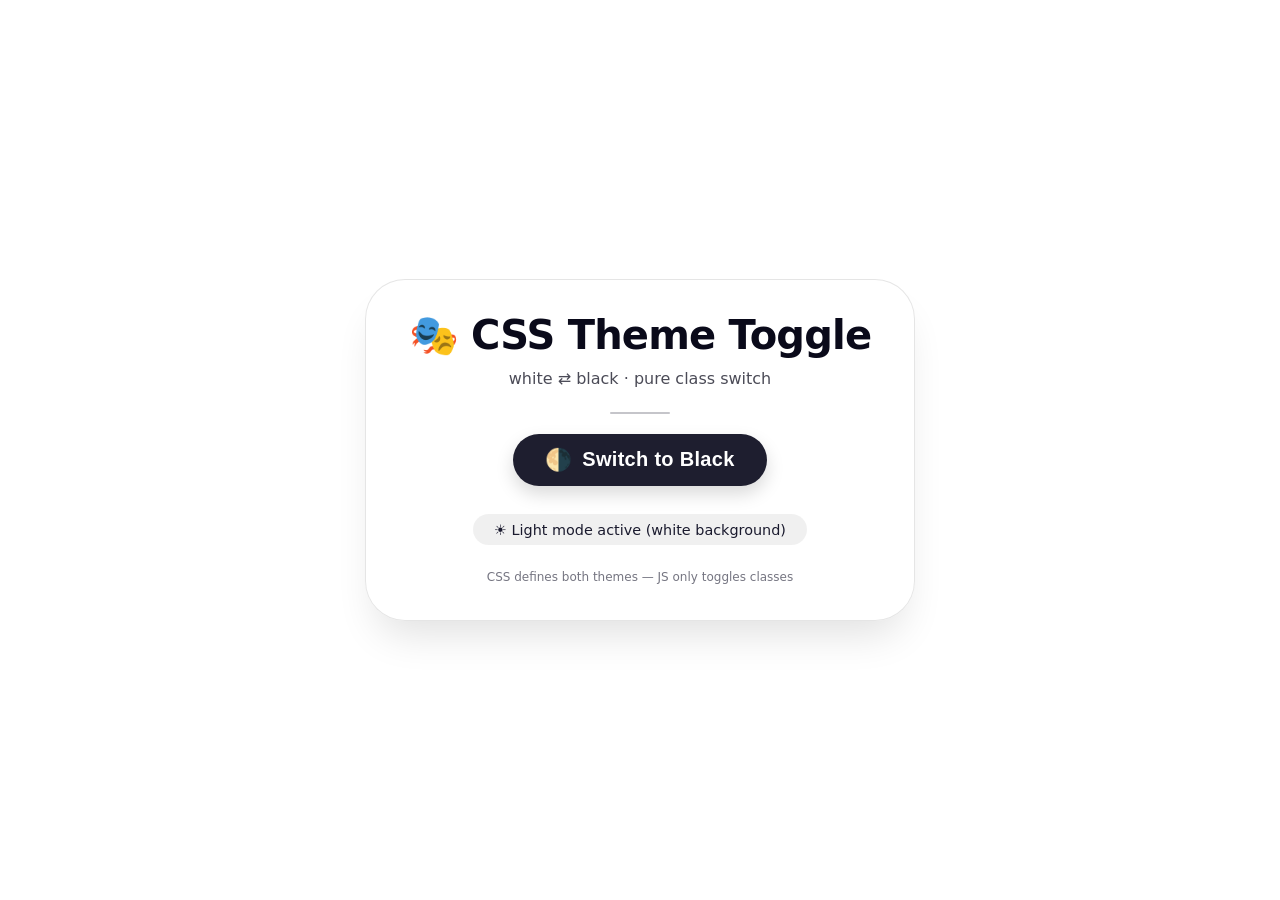
<file: animat/theme-switcher-html/index.html>
<!DOCTYPE html>
<html lang="en">
<head>
  <meta charset="UTF-8">
  <meta name="viewport" content="width=device-width, initial-scale=1.0, user-scalable=yes">
  <title>Theme Switcher | White / Black CSS Classes</title>
  <link rel="stylesheet" href="style.css">
</head>
<body class="theme-white">
  <div class="card">
    <h1>🎭 CSS Theme Toggle</h1>
    <div class="sub">white ⇄ black · pure class switch</div>
    <hr />
    <button id="themeSwitcherBtn" class="toggle-btn">
      <span class="btn-icon">🌗</span>
      <span id="dynamicLabel">Switch to Black</span>
    </button>
    <div class="status-badge" id="themeStatus">
      🌕 Light mode active (white)
    </div>
    <div class="footnote">
      CSS defines both themes — JS only toggles classes
    </div>
  </div>

   <script src="theme-switcher.js"></script>
</body>
</html>
</file>
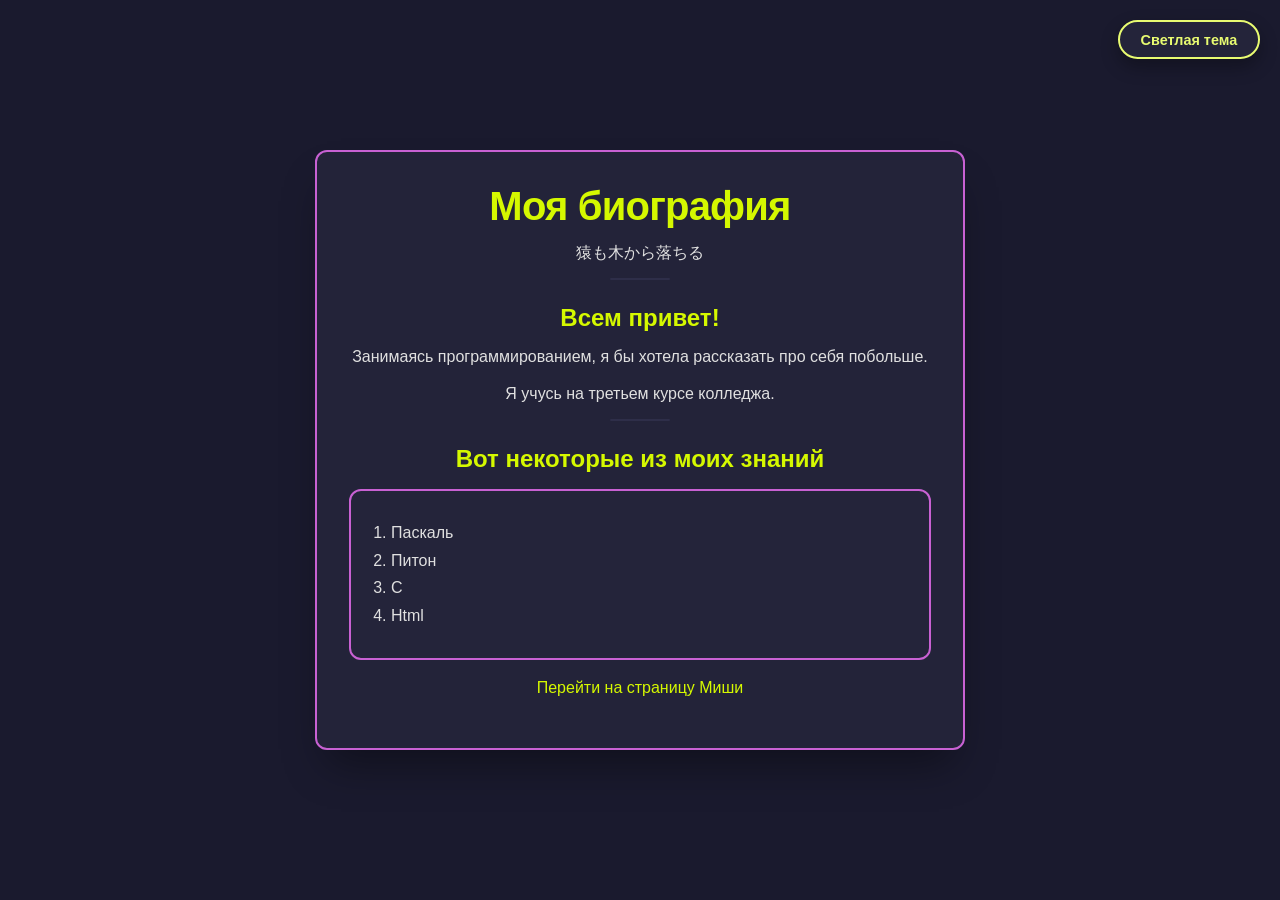
<file: html2.html>
﻿<!DOCTYPE html>
<html lang="ru">
<head>
    <meta charset="UTF-8">
    <title>Биография</title>
    <link rel="stylesheet" href="css2.css">
</head>
<body class="theme-dark">
    <button class="theme-toggle" onclick="toggleTheme()">Светлая тема</button>

    <div class="container">
        <h1>Моя биография</h1>
        <p>猿も木から落ちる</p>

        <hr>

        <h2>Всем привет!</h2>
        <p>Занимаясь программированием, я бы хотела рассказать про себя побольше.</p>

        <p>Я учусь на третьем курсе колледжа.</p>

        <hr>

        <h2>Вот некоторые из моих знаний</h2>
        <ol>
            <li>Паскаль</li>
            <li>Питон</li>
            <li>С</li>
            <li>Html</li>
        </ol>

        <p><a href="Html1.html">Перейти на страницу Миши</a></p>
    </div>
	<script src="java2.js"></script>
	</body>
</html>
</file>
<file: animat/theme-switcher-html/style.css>
/* ---------- GLOBAL RESET & BASE ---------- */
    * {
      margin: 0;
      padding: 0;
      box-sizing: border-box;
    }

    /* ----- WHITE THEME (default) ----- */
    /* All white-mode styles are defined here */
    body.theme-white {
      background-color: #ffffff;
      color: #1a1a2e;
      transition: background-color 0.35s ease, color 0.3s ease;
    }

    /* card styling for white mode */
    body.theme-white .card {
      background: rgba(255, 255, 255, 0.85);
      backdrop-filter: blur(8px);
      border: 1px solid rgba(0, 0, 0, 0.1);
      box-shadow: 0 25px 40px -12px rgba(0, 0, 0, 0.12);
    }

    body.theme-white .toggle-btn {
      background: #1e1e2f;
      color: white;
      box-shadow: 0 8px 18px rgba(0, 0, 0, 0.15);
    }

    body.theme-white .toggle-btn:hover {
      background: #2d2d44;
    }

    body.theme-white .status-badge {
      background: rgba(0, 0, 0, 0.06);
      color: #1a1a2e;
    }

    body.theme-white h1 {
      color: #0a0a1a;
    }

    body.theme-white .sub {
      color: #2c2c3a;
    }

    /* ----- BLACK THEME ----- */
    /* all black/dark mode styles defined here */
    body.theme-black {
      background-color: #000000;
      color: #efefef;
      transition: background-color 0.35s ease, color 0.3s ease;
    }

    body.theme-black .card {
      background: rgba(18, 18, 28, 0.88);
      backdrop-filter: blur(8px);
      border: 1px solid rgba(255, 255, 255, 0.2);
      box-shadow: 0 25px 40px -12px rgba(0, 0, 0, 0.7);
    }

    body.theme-black .toggle-btn {
      background: #f0f0f5;
      color: #111;
      box-shadow: 0 8px 20px rgba(0, 0, 0, 0.35);
    }

    body.theme-black .toggle-btn:hover {
      background: #ffffff;
      color: #000;
      transform: translateY(-2px);
    }

    body.theme-black .status-badge {
      background: rgba(255, 255, 255, 0.12);
      color: #f0f0f0;
    }

    body.theme-black h1 {
      color: #ffffff;
    }

    body.theme-black .sub {
      color: #cfcfdf;
    }

    /* ----- SHARED COMPONENT STYLES (layout, typography, button base) ----- */
    body {
      font-family: system-ui, 'Segoe UI', 'Roboto', 'Helvetica Neue', sans-serif;
      min-height: 100vh;
      display: flex;
      align-items: center;
      justify-content: center;
      margin: 0;
      padding: 1.5rem;
    }

    .card {
      max-width: 550px;
      width: 100%;
      border-radius: 2.5rem;
      padding: 2rem 2rem 2.2rem;
      text-align: center;
      transition: background 0.3s ease, border 0.2s ease, box-shadow 0.3s ease;
    }

    h1 {
      font-size: 2.5rem;
      font-weight: 700;
      letter-spacing: -0.02em;
      margin-bottom: 0.6rem;
      transition: color 0.2s ease;
    }

    .sub {
      font-size: 1rem;
      opacity: 0.85;
      margin-bottom: 1.5rem;
      transition: color 0.2s ease;
    }

    hr {
      width: 60px;
      margin: 0.75rem auto 1.25rem auto;
      border: 0;
      height: 2px;
      background: currentColor;
      opacity: 0.25;
      border-radius: 5px;
    }

    .toggle-btn {
      border: none;
      font-size: 1.25rem;
      font-weight: 600;
      padding: 0.8rem 2rem;
      border-radius: 60px;
      cursor: pointer;
      transition: transform 0.2s, background 0.2s, box-shadow 0.2s, color 0.2s;
      display: inline-flex;
      align-items: center;
      gap: 0.6rem;
      letter-spacing: 0.3px;
    }

    .toggle-btn:active {
      transform: translateY(2px);
    }

    .btn-icon {
      font-size: 1.35rem;
      display: inline-block;
    }

    .status-badge {
      margin-top: 1.8rem;
      font-size: 0.9rem;
      font-weight: 500;
      display: inline-block;
      padding: 0.45rem 1.3rem;
      border-radius: 40px;
      transition: background 0.25s ease, color 0.25s ease;
      backdrop-filter: blur(4px);
    }

    /* small footnote */
    .footnote {
      margin-top: 1.6rem;
      font-size: 0.75rem;
      opacity: 0.6;
      transition: opacity 0.2s;
    }

    @media (max-width: 480px) {
      .card {
        padding: 1.5rem;
      }
      h1 {
        font-size: 1.9rem;
      }
      .toggle-btn {
        font-size: 1rem;
        padding: 0.7rem 1.5rem;
      }
    }
</file>
<file: css2.css>
* {
    margin: 0;
    padding: 0;
    box-sizing: border-box;
}

body.theme-dark {
    background-color: #1a1a2e;
    color: #e0e0e0;
    transition: background-color 0.35s ease, color 0.3s ease;
}

body.theme-dark .container {
    background: rgba(36, 36, 58, 0.95);
    backdrop-filter: blur(8px);
    border: 2px solid #C861D3;
    border-radius: 12px;
    box-shadow: 0 25px 40px -12px rgba(0, 0, 0, 0.4);
}

body.theme-dark .theme-toggle {
    background: #24243a;
    color: #E8FB71;
    border: 2px solid #E8FB71;
    box-shadow: 0 8px 18px rgba(0, 0, 0, 0.3);
}

body.theme-dark .theme-toggle:hover {
    background: #2a2a4a;
    transform: translateY(-2px);
}

body.theme-dark h1 {
    color: #D5F800;
}

body.theme-dark h2 {
    color: #D5F800;
}

body.theme-dark p {
    color: #e0e0e0;
}

body.theme-dark a {
    color: #D5F800;
    text-decoration: none;
}

body.theme-dark a:hover {
    color: #E8FB71;
    text-decoration: underline;
}

body.theme-dark hr {
    background: #3a3a5a;
}

body.theme-dark ol {
    background: #24243a;
    border: 2px solid #C861D3;
    border-radius: 12px;
}

body.theme-dark li {
    color: #e0e0e0;
}

body.theme-light {
    background-color: #f5f5f5;
    color: #333333;
    transition: background-color 0.35s ease, color 0.3s ease;
}

body.theme-light .container {
    background: rgba(255, 255, 255, 0.95);
    backdrop-filter: blur(8px);
    border: 2px solid #9702A7;
    border-radius: 12px;
    box-shadow: 0 25px 40px -12px rgba(0, 0, 0, 0.1);
}

body.theme-light .theme-toggle {
    background: #ffffff;
    color: #62016D;
    border: 2px solid #62016D;
    box-shadow: 0 8px 18px rgba(0, 0, 0, 0.1);
}

body.theme-light .theme-toggle:hover {
    background: #f0f0f0;
    transform: translateY(-2px);
}

body.theme-light h1 {
    color: #9702A7;
}

body.theme-light h2 {
    color: #9702A7;
}

body.theme-light p {
    color: #333333;
}

body.theme-light a {
    color: #9702A7;
    text-decoration: none;
}

body.theme-light a:hover {
    color: #62016D;
    text-decoration: underline;
}

body.theme-light hr {
    background: #e0e0e0;
}

body.theme-light ol {
    background: #ffffff;
    border: 2px solid #9702A7;
    border-radius: 12px;
    box-shadow: 0 0 10px rgba(151, 2, 167, 0.1);
}

body.theme-light li {
    color: #333333;
}

body {
    font-family: 'Segoe UI', Tahoma, Geneva, Verdana, sans-serif;
    min-height: 100vh;
    display: flex;
    align-items: center;
    justify-content: center;
    margin: 0;
    padding: 1.5rem;
}

.container {
    max-width: 650px;
    width: 100%;
    padding: 2rem 2rem 2.2rem;
    text-align: center;
    transition: all 0.3s ease;
}

h1 {
    font-size: 2.5rem;
    font-weight: 700;
    letter-spacing: -0.02em;
    margin-bottom: 0.6rem;
    transition: color 0.2s ease;
}

h2 {
    font-size: 1.5rem;
    font-weight: 600;
    margin: 1.5rem 0 0.8rem 0;
    transition: color 0.2s ease;
}

p {
    font-size: 1rem;
    line-height: 1.5;
    margin: 0.8rem 0;
    transition: color 0.2s ease;
}

hr {
    width: 60px;
    margin: 0.75rem auto 1.25rem auto;
    border: 0;
    height: 2px;
    border-radius: 5px;
    opacity: 0.5;
}

a {
    font-weight: 500;
    transition: color 0.2s ease;
}

a:hover {
    text-decoration: underline;
}

ol {
    text-align: left;
    padding: 1.5rem 1.5rem 1.5rem 2.5rem;
    margin: 1rem 0;
    transition: all 0.3s ease;
}

li {
    margin: 0.6rem 0;
    font-size: 1rem;
    transition: color 0.2s ease;
}

.theme-toggle {
    position: fixed;
    top: 20px;
    right: 20px;
    font-size: 0.9rem;
    font-weight: 600;
    padding: 0.6rem 1.3rem;
    border-radius: 25px;
    cursor: pointer;
    transition: all 0.3s ease;
    display: inline-flex;
    align-items: center;
    gap: 0.5rem;
    z-index: 100;
    backdrop-filter: blur(4px);
}

.theme-toggle:active {
    transform: translateY(2px);
}

.btn-icon {
    font-size: 1.1rem;
}
</file>
